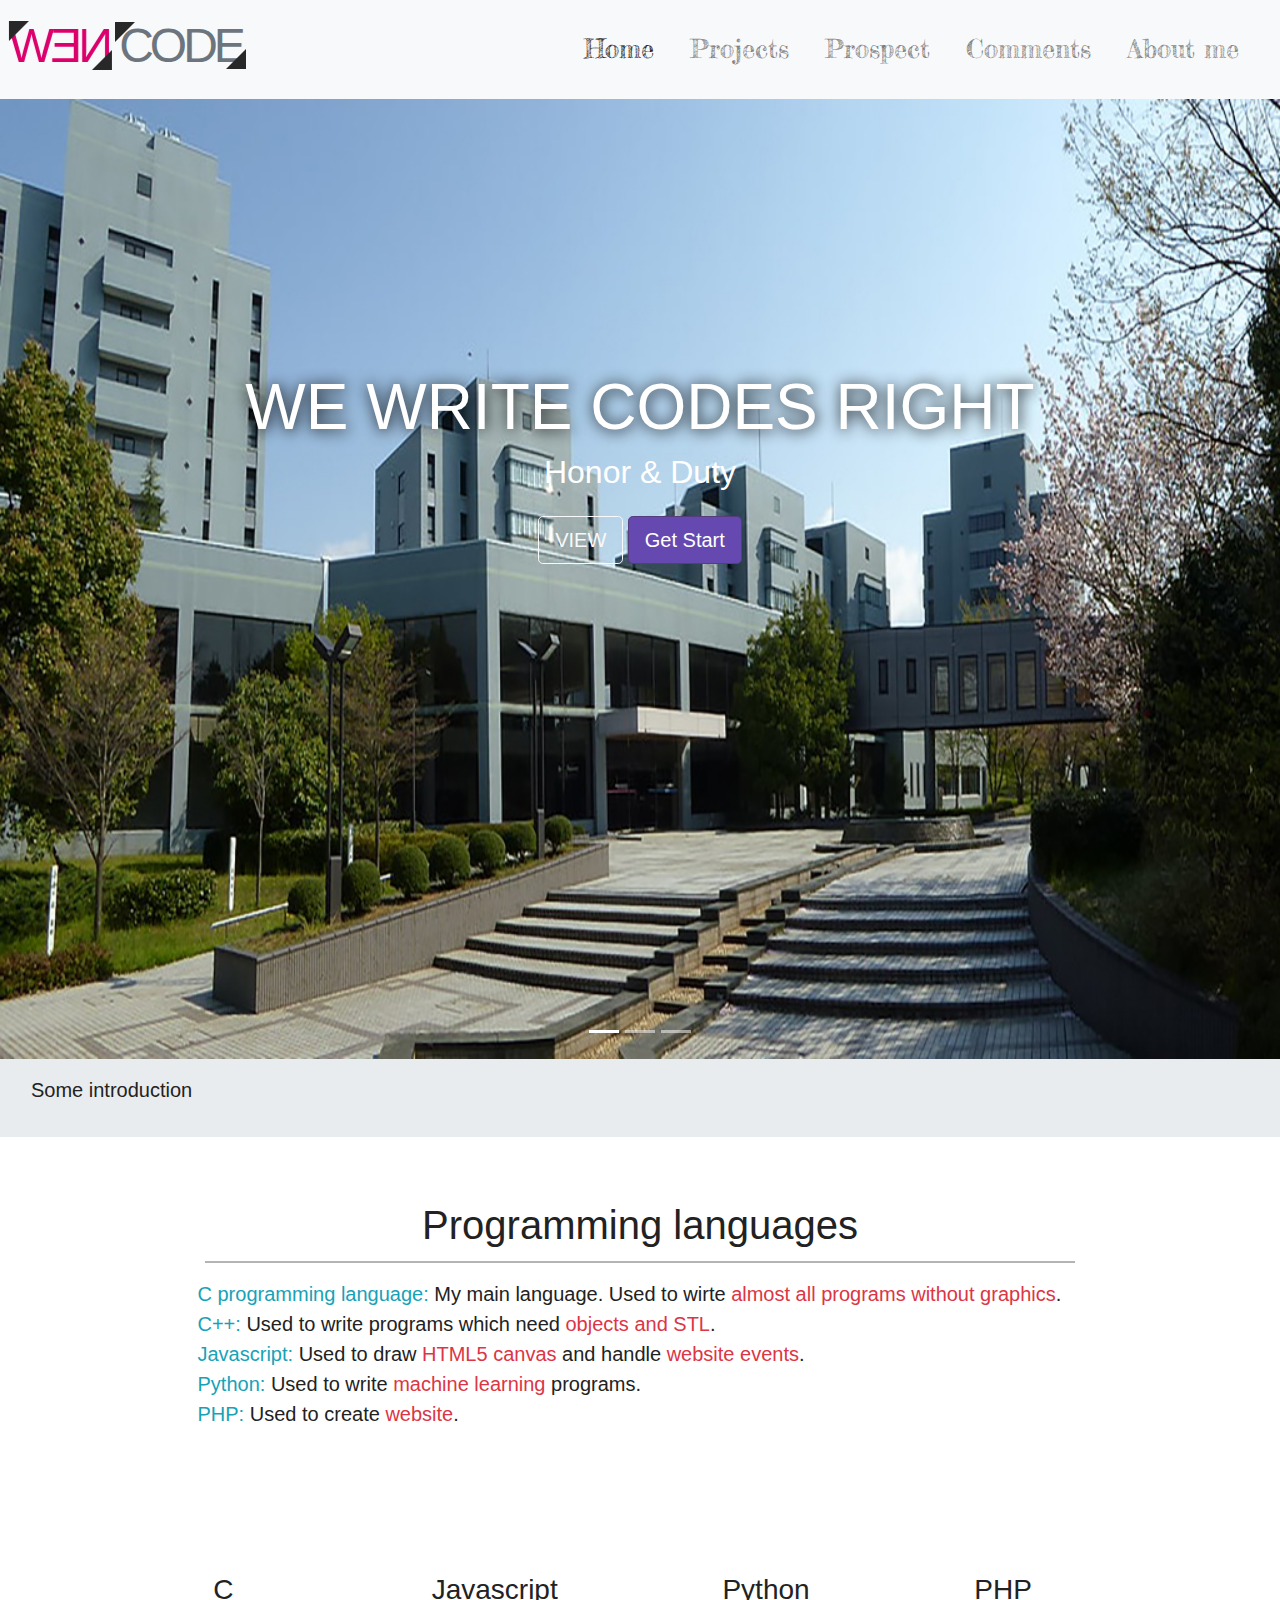
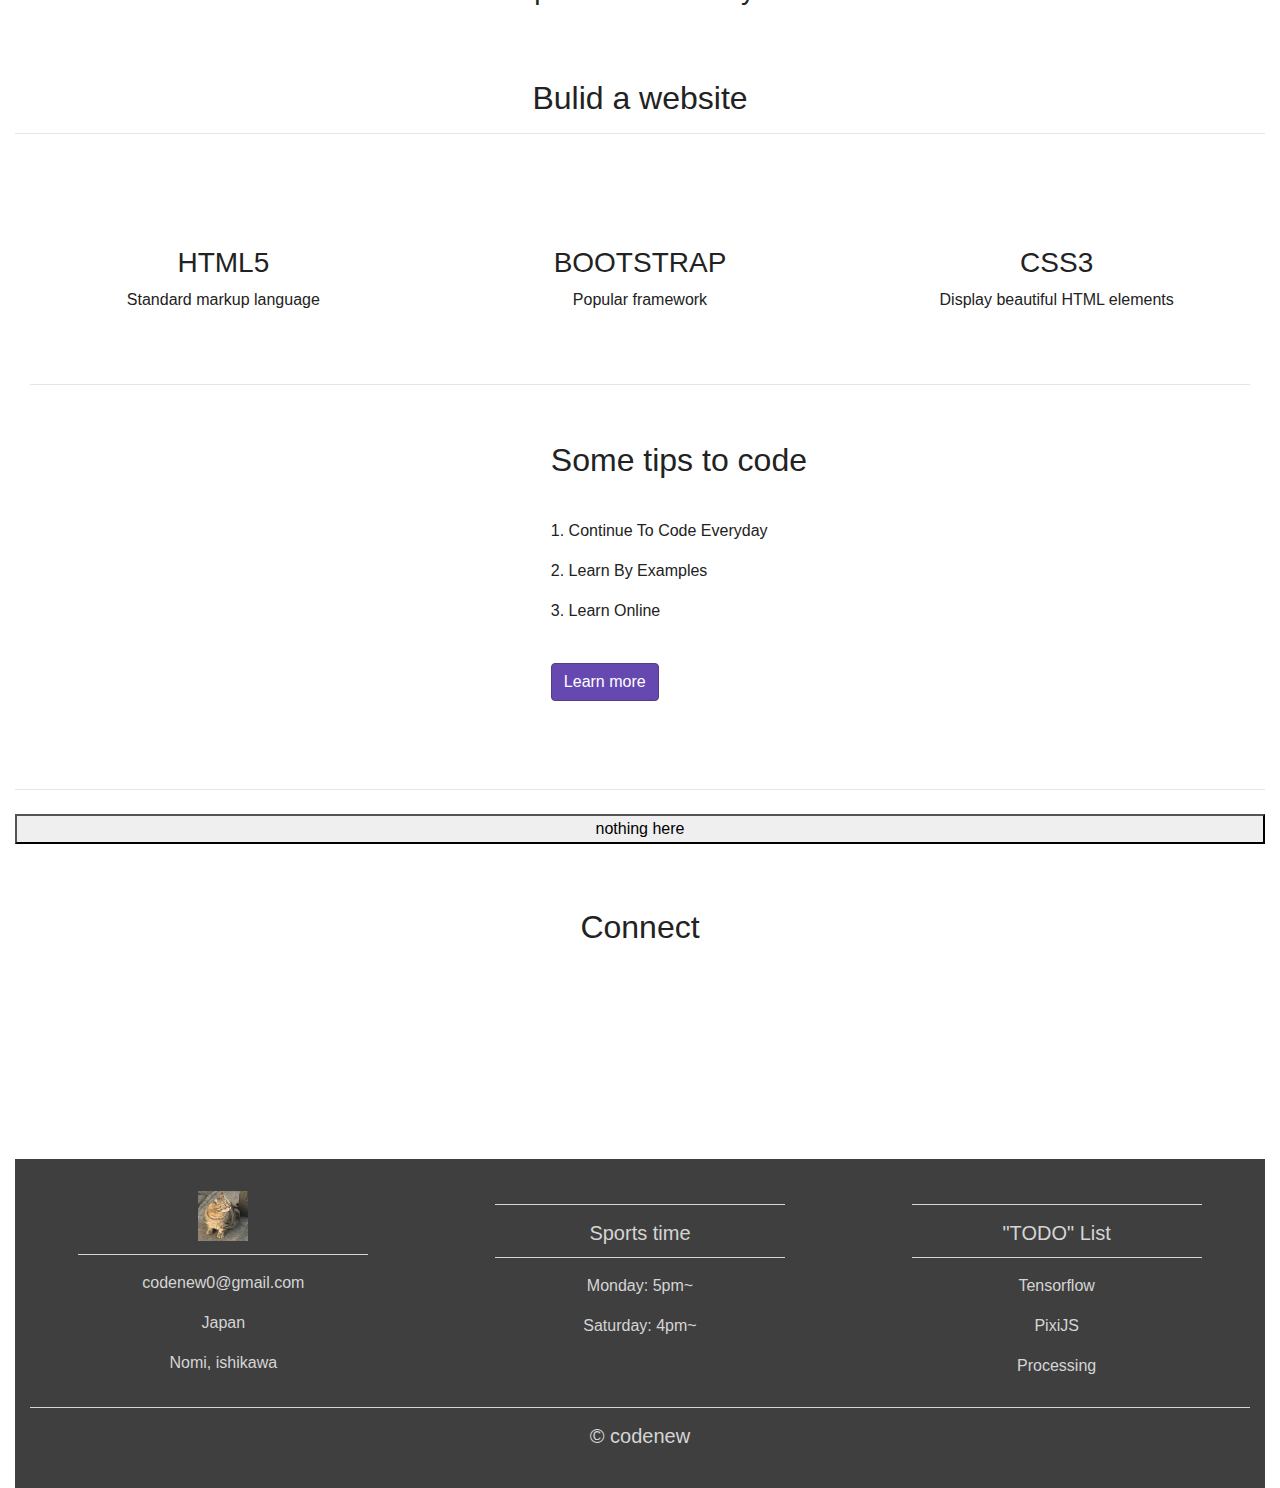
<file: index.html>
<!DOCTYPE html>
<html lang="en" dir="ltr">
  <head>
    <meta charset="utf-8">
    <meta name="viewport" content="width=device-width, initial-scale=1, shrink-to-fit=no">
    <link rel="stylesheet" href="https://stackpath.bootstrapcdn.com/bootstrap/4.3.1/css/bootstrap.min.css" integrity="sha384-ggOyR0iXCbMQv3Xipma34MD+dH/1fQ784/j6cY/iJTQUOhcWr7x9JvoRxT2MZw1T" crossorigin="anonymous">
    <link rel="stylesheet" href="https://use.fontawesome.com/releases/v5.8.2/css/all.css" integrity="sha384-oS3vJWv+0UjzBfQzYUhtDYW+Pj2yciDJxpsK1OYPAYjqT085Qq/1cq5FLXAZQ7Ay" crossorigin="anonymous">
    <link rel="stylesheet" href="style.css">
    <link href="https://fonts.googleapis.com/css?family=Fredericka+the+Great" rel="stylesheet">
    <script src="https://code.jquery.com/jquery-3.3.1.slim.min.js" integrity="sha384-q8i/X+965DzO0rT7abK41JStQIAqVgRVzpbzo5smXKp4YfRvH+8abtTE1Pi6jizo" crossorigin="anonymous"></script>
    <script src="https://cdnjs.cloudflare.com/ajax/libs/popper.js/1.14.7/umd/popper.min.js" integrity="sha384-UO2eT0CpHqdSJQ6hJty5KVphtPhzWj9WO1clHTMGa3JDZwrnQq4sF86dIHNDz0W1" crossorigin="anonymous"></script>
    <script src="https://stackpath.bootstrapcdn.com/bootstrap/4.3.1/js/bootstrap.min.js" integrity="sha384-JjSmVgyd0p3pXB1rRibZUAYoIIy6OrQ6VrjIEaFf/nJGzIxFDsf4x0xIM+B07jRM" crossorigin="anonymous"></script>
    <title>Home</title>
  </head>
  <body>
    <nav class="navbar navbar-expand-md navbar-light bg-light sticky-top">
      <a class="navbar-brand" href="#">
        <!-- <img src="Image/Character/Highlancer_m.png" alt="icon" width="50" height="50"> -->
        <h1 class="logo">
          <span class="word1">NEW</span>
          <span class="word2">CODE</span>
        </h1>
        </a>
        <button class="navbar-toggler" type="button" data-toggle="collapse"
        data-target="#navbarResponsive">
          <span class="navbar-toggler-icon"></span>
        </button>
        <div class="collapse navbar-collapse" id="navbarResponsive">
          <ul class="navbar-nav ml-auto navbar-fonts">
            <li class="nav-item active">
              <a class="nav-link" href="#">Home</a>
            </li>
            <li class="nav-item">
              <a class="nav-link" href="projects.html">Projects</a>
            </li>
            <li class="nav-item">
              <a class="nav-link" href="prospect.html">Prospect</a>
            </li>
            <li class="nav-item">
              <a class="nav-link" href="comments.php">Comments</a>
            </li>
            <li class="nav-item">
              <a class="nav-link" href="about.html">About me</a>
            </li>
          </ul>
        </div>
    </nav>
    <div class="carousel slide" id="slides" data-ride="carousel">
      <ul class="carousel-indicators">
        <li data-target="#slides" data-slide-to="0" class="active"></li>
        <li data-target="#slides" data-slide-to="1"></li>
        <li data-target="#slides" data-slide-to="2"></li>
      </ul>
      <div class="carousel-inner">
        <div class="carousel-item active">
          <img src="images/JAIST/jaist0.jpg">
          <div class="carousel-caption">
            <h1>We Write codes right</h1>
            <h3>Honor & Duty</h3>
            <a href="about.html" class="btn btn-outline-light btn-lg">VIEW</a>
            <a href="projects.html" class="btn btn-primary btn-lg">Get Start</a>
          </div>
        </div>
        <div class="carousel-item">
          <img src="images/JAIST/jaist1.jpg" width="100%">
        </div>
        <div class="carousel-item">
          <img src="images/JAIST/jaist2.jpg" width="100%">
        </div>
      </div>
    </div>
    <div class="container-fluid">
        <div class="row jumbotron">
          <div class="col-xs-12 col-sm-12 col-md-9 col-lg-9 col-xl-10">
            <p class="lead">Some introduction</p>
          </div>
          <!-- <div class="col-xs-12 col-sm-12 col-md-3 col-lg-3 col-xl-2">
            <a href="#">
              <button type="button" class="btn btn-outline-secondary">Web Hosting</button> </a>
          </div>
        </div> -->
    </div>
    <div class="container-fluid padding">
      <div class="row welcome text-center">
        <div class="col-12">
          <h1>Programming languages</h1>
        </div>
        <hr>
        <div class="col-12">
          <p class="lead text-left">
            <font class="text-info">C programming language:</font>
            My main language. Used to wirte <font class="text-danger">almost all programs without graphics</font>.<br>
            <font class="text-info">C++:</font>
            Used to write programs which need <font class="text-danger">objects and STL</font>.<br>
            <font class="text-info">Javascript:</font>
            Used to draw <font class="text-danger">HTML5 canvas</font> and handle <font class="text-danger">website events</font>.<br>
            <font class="text-info">Python:</font>
            Used to write <font class="text-danger">machine learning</font> programs.<br>
            <font class="text-info">PHP:</font>
            Used to create <font class="text-danger">website</font>.<br>
          </p>
        </div>
      </div>
    </div>
    <div class="container-fluid padding">
      <div class="row text-center padding">
        <div class="col-4">
          <i class="fab fa-cuttlefish"></i>
          <h3>C</h3>
        </div>
        <div class="col-xs-12">
          <i class="fab fa-js"></i>
          <h3>Javascript</h3>
        </div>
        <div class="col-sm-4">
          <i class="fab fa-python"></i>
          <h3>Python</h3>
        </div>
        <div class="col-xs-6">
          <i class="fab fa-php"></i>
          <h3>PHP</h3>
        </div>
      </div>
    </div>
    <h2 class="text-center">Bulid a website</h2>
    <hr>
    <div class="container-fluid padding">
      <div class="row text-center padding">
        <div class="col-xs-12 col-sm-6 col-md-4">
          <i class="fas fa-code"></i>
          <h3>HTML5</h3>
          <p>Standard markup language</p>
        </div>
        <div class="col-xs-12 col-sm-6 col-md-4">
          <i class="fas fa-bold"></i>
          <h3>BOOTSTRAP</h3>
          <p>Popular framework</p>
        </div>
        <div class="col-sm-12 col-md-4">
          <i class="fab fa-css3"></i>
          <h3>CSS3</h3>
          <p>Display beautiful HTML elements</p>
        </div>
      </div>
      <hr class="my-4">
    </div>

    <div class="container-fluid padding">
      <div class="row padding">
        <div class="col-lg-5"></div>
        <div class="col-lg-7">
        <h2>Some tips to code</h2>
      </div>
    </div>
      <div class="row padding">
        <div class="col-lg-5"></div>
        <div class="col-lg-7">
          <p>1. Continue To Code Everyday</p>
          <p>2. Learn By Examples</p>
          <p>3. Learn Online</p><br>
          <a href="https://www.codingdojo.com/blog/7-tips-learn-programming-faster" target="_blank|_self|_parent|_top|framename" class="btn btn-primary">Learn more</a>
        </div>
        <!-- <div class="col-lg-6">
          <img width="300" height="200" src="Image/Monster/gargoylecherry.png" class="img-fluid">
        </div> -->
      </div>
    </div>
    <hr class="my-4">

    <figure>
      <div class="fixed-wrap">
        <div id="fixed">
        </div>
      </div>
    </figure>

    <button class="fun" data-toggle="collapse" data-target="#emoji">nothing here</button>
    <div id="emoji" class="collapse">
      <div class="container-fluid padding">
        <div class="row text-center">
          <div class="col-xs-6 col-sm-3 col-md-12 ">
            <img class="gif" width="200px" height="200px" src="images/pika.gif">
          </div>
        </div>
      </div>
    </div>

    <div class="container-fluid padding">
      <div class="row welcome text-center padding">
        <div class="col-12">
          <h2>Connect</h2>
        </div>
        <div class="col-12 social padding">
          <a><i class="fab fa-facebook"></i></a>
          <a><i class="fab fa-twitter"></i></a>
          <a><i class="fab fa-google-plus-g"></i></a>
          <a><i class="fab fa-line"></i></a>
          <a href="https://github.com/codenew0"><i class="fab fa-github"></i></a>
        </div>
      </div>
    </div>

    <footer>
        <div class="container-fluid padding">
          <div class="row text-center">
            <div class="col-md-4">
              <img src="images/cat.png" width="50" height="50">
              <hr class="light">
              <!-- <p>111-1111-1111</p> -->
              <p>codenew0@gmail.com</p>
              <p>Japan</p>
              <p>Nomi, ishikawa</p>
            </div>
            <div class="col-md-4">
              <hr class="light">
              <h5>Sports time</h5>
              <hr class="light">
              <p>Monday: 5pm~</p>
              <p>Saturday: 4pm~</p>
            </div>
            <div class="col-md-4">
              <hr class="light">
              <h5>"TODO" List</h5>
              <hr class="light">
              <p>Tensorflow</p>
              <p>PixiJS</p>
              <p>Processing</p>
            </div>
            <div class="col-12">
              <hr class="light-100">
              <h5>&copy; codenew</h5>
            </div>
          </div>
        </div>
      </footer>
  </body>
</html>
</file>
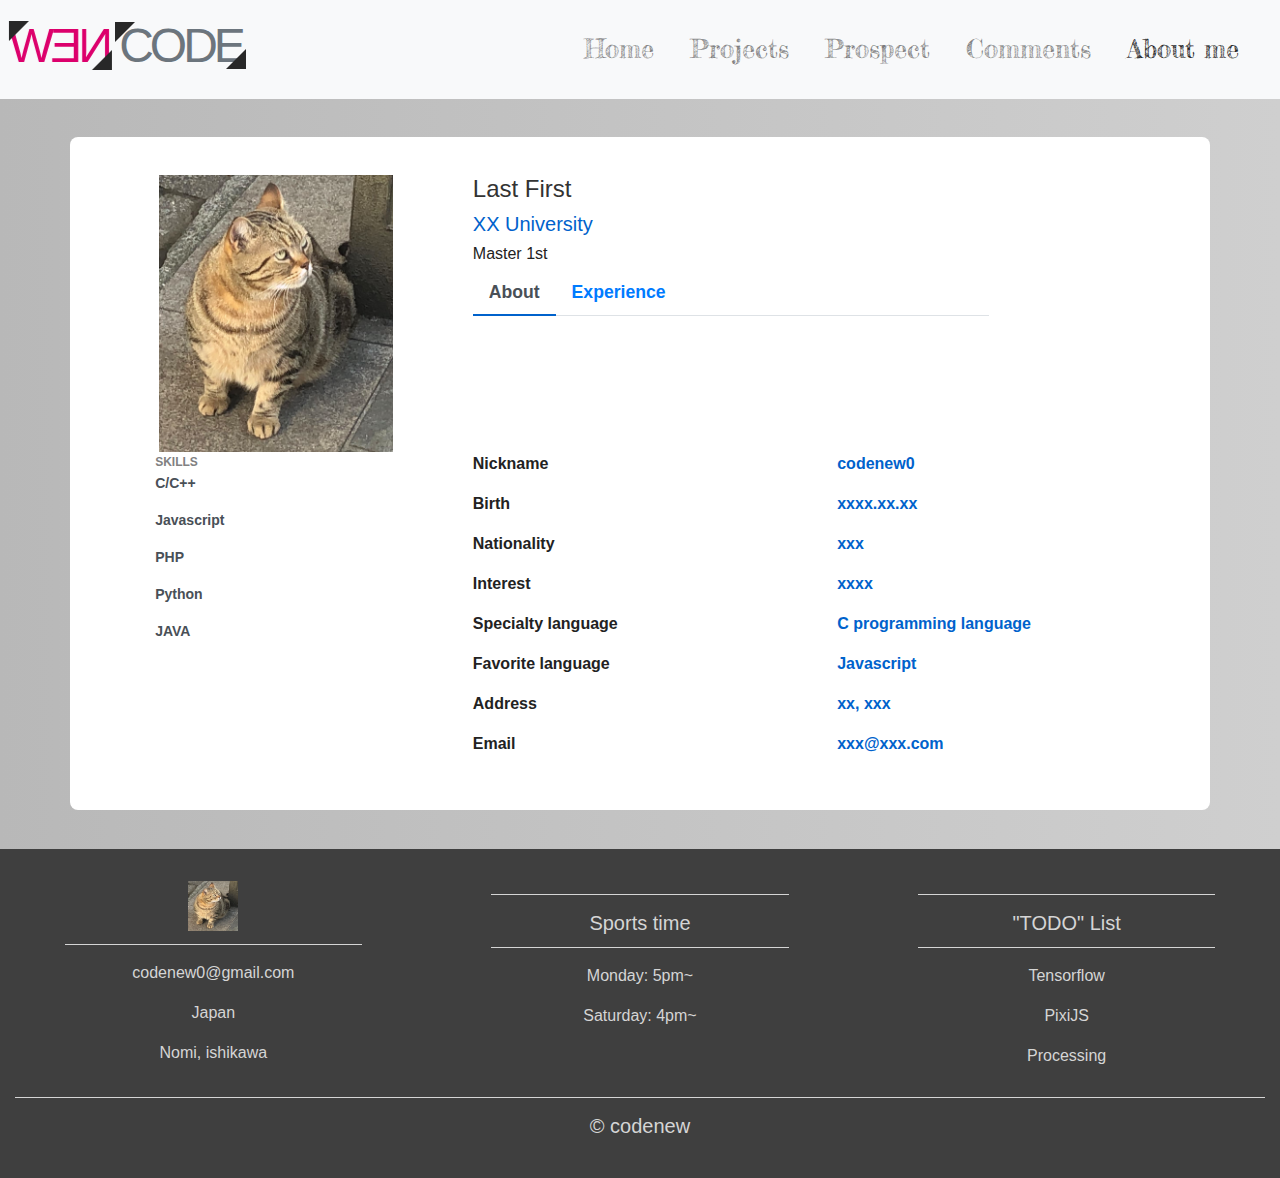
<file: about.html>
<!DOCTYPE html>
<html lang="jp" dir="ltr">

<head>
  <meta charset="utf-8">
  <meta name="viewport" content="width=device-width, initial-scale=1, shrink-to-fit=no">
  <link rel="stylesheet" href="https://stackpath.bootstrapcdn.com/bootstrap/4.3.1/css/bootstrap.min.css"
    integrity="sha384-ggOyR0iXCbMQv3Xipma34MD+dH/1fQ784/j6cY/iJTQUOhcWr7x9JvoRxT2MZw1T" crossorigin="anonymous">
  <link rel="stylesheet" href="https://use.fontawesome.com/releases/v5.8.2/css/all.css"
    integrity="sha384-oS3vJWv+0UjzBfQzYUhtDYW+Pj2yciDJxpsK1OYPAYjqT085Qq/1cq5FLXAZQ7Ay" crossorigin="anonymous">
  <link rel="stylesheet" href="style.css">
  <link rel="stylesheet" href="profile.css">
  <link href="https://fonts.googleapis.com/css?family=Fredericka+the+Great" rel="stylesheet">
  <script src="https://code.jquery.com/jquery-3.3.1.slim.min.js"
    integrity="sha384-q8i/X+965DzO0rT7abK41JStQIAqVgRVzpbzo5smXKp4YfRvH+8abtTE1Pi6jizo"
    crossorigin="anonymous"></script>
  <script src="https://cdnjs.cloudflare.com/ajax/libs/popper.js/1.14.7/umd/popper.min.js"
    integrity="sha384-UO2eT0CpHqdSJQ6hJty5KVphtPhzWj9WO1clHTMGa3JDZwrnQq4sF86dIHNDz0W1"
    crossorigin="anonymous"></script>
  <script src="https://stackpath.bootstrapcdn.com/bootstrap/4.3.1/js/bootstrap.min.js"
    integrity="sha384-JjSmVgyd0p3pXB1rRibZUAYoIIy6OrQ6VrjIEaFf/nJGzIxFDsf4x0xIM+B07jRM"
    crossorigin="anonymous"></script>
  <title></title>
</head>

<body>
  <nav class="navbar navbar-expand-md navbar-light bg-light sticky-top">
    <a class="navbar-brand" href="#">
      <!-- <img src="Image/Character/Highlancer_m.png" alt="icon" width="50" height="50"> -->
      <h1 class="logo">
        <span class="word1">NEW</span>
        <span class="word2">CODE</span>
      </h1>
    </a>
    <button class="navbar-toggler" type="button" data-toggle="collapse" data-target="#navbarResponsive">
      <span class="navbar-toggler-icon"></span>
    </button>
    <div class="collapse navbar-collapse" id="navbarResponsive">
      <ul class="navbar-nav ml-auto navbar-fonts">
        <li class="nav-item">
          <a class="nav-link" href="index.html">Home</a>
        </li>
        <li class="nav-item">
          <a class="nav-link" href="projects.html">Projects</a>
        </li>
        <li class="nav-item">
          <a class="nav-link" href="prospect.html">Prospect</a>
        </li>
        <li class="nav-item">
          <a class="nav-link" href="comments.php">Comments</a>
        </li>
        <li class="nav-item active">
          <a class="nav-link" href="#">About me</a>
        </li>
      </ul>
    </div>
  </nav>

  <div class="container emp-profile">
    <form method="post">
      <div class="row">
        <div class="col-md-4">
          <div class="profile-img">
            <img src="images/cat.png" />
          </div>
        </div>
        <div class="col-md-6">
          <div class="profile-head">
            <h4>Last First</h4>
            <h5>XX University</h5>
            <h6>Master 1st</h6>
            <ul class="nav nav-tabs">
              <li class="nav-item">
                <a class="nav-link active" id="home-tab" data-toggle="tab" href="#home" role="tab" aria-controls="home"
                  aria-selected="true">About</a>
              </li>
              <li class="nav-item">
                <a class="nav-link" id="profile-tab" data-toggle="tab" href="#profile" role="tab"
                  aria-controls="profile" aria-selected="false">Experience</a>
              </li>
            </ul>
          </div>
        </div>
      </div>
      <div class="row">
        <div class="col-md-4">
          <div class="profile-skill">
            <h7>SKILLS</h7>
            <p>C/C++</p>
            <p>Javascript</p>
            <p>PHP</p>
            <p>Python</p>
            <p>JAVA</p>
          </div>
        </div>
        <div class="col-md-8">
          <div class="tab-content profile-tab">
            <div class="tab-pane fade show active" id="home" role="tabpanel" aria-labelledby="home-tab">
              <div class="row">
                <div class="col-md-6">
                  <label>Nickname</label>
                </div>
                <div class="col-md-6">
                  <p>codenew0</p>
                </div>
              </div>
              <div class="row">
                <div class="col-md-6">
                  <label>Birth</label>
                </div>
                <div class="col-md-6">
                  <p>xxxx.xx.xx</p>
                </div>
              </div>
              <div class="row">
                <div class="col-md-6">
                  <label>Nationality</label>
                </div>
                <div class="col-md-6">
                  <p>xxx</p>
                </div>
              </div>
              <div class="row">
                <div class="col-md-6">
                  <label>Interest</label>
                </div>
                <div class="col-md-6">
                  <p>xxxx</p>
                </div>
              </div>
              <div class="row">
                <div class="col-md-6">
                  <label>Specialty language</label>
                </div>
                <div class="col-md-6">
                  <p>C programming language</p>
                </div>
              </div>
              <div class="row">
                <div class="col-md-6">
                  <label>Favorite language</label>
                </div>
                <div class="col-md-6">
                  <p>Javascript</p>
                </div>
              </div>
              <div class="row">
                <div class="col-md-6">
                  <label>Address</label>
                </div>
                <div class="col-md-6">
                  <p>xx, xxx</p>
                </div>
              </div>
              <div class="row">
                <div class="col-md-6">
                  <label>Email</label>
                </div>
                <div class="col-md-6">
                  <p>xxx@xxx.com</p>
                </div>
              </div>
            </div>

            <div class="tab-pane fade" id="profile" role="tabpanel" aria-labelledby="profile-tab">
              <div class="row">
                <div class="col-md-6">
                  <label>C programming language</label>
                </div>
                <div class="col-md-6">
                  <p>x years</p>
                </div>
              </div>
              <div class="row">
                <div class="col-md-6">
                  <label>C++</label>
                </div>
                <div class="col-md-6">
                  <p>x years</p>
                </div>
              </div>
              <div class="row">
                <div class="col-md-6">
                  <label>Javascript</label>
                </div>
                <div class="col-md-6">
                  <p>x years</p>
                </div>
              </div>
              <div class="row">
                <div class="col-md-6">
                  <label>Python</label>
                </div>
                <div class="col-md-6">
                  <p>x year</p>
                </div>
              </div>
              <div class="row">
                <div class="col-md-6">
                  <label>PHP</label>
                </div>
                <div class="col-md-6">
                  <p>x months</p>
                </div>
              </div>
              <div class="row">
                <div class="col-md-6">
                  <label>JAVA</label>
                </div>
                <div class="col-md-6">
                  <p>x months</p>
                </div>
              </div>
            </div>
          </div>
        </div>
      </div>
    </form>
  </div>

  <footer>
    <div class="container-fluid padding">
      <div class="row text-center">
        <div class="col-md-4">
          <img src="images/cat.png" width="50" height="50">
          <hr class="light">
          <!-- <p>111-1111-1111</p> -->
          <p>codenew0@gmail.com</p>
          <p>Japan</p>
          <p>Nomi, ishikawa</p>
        </div>
        <div class="col-md-4">
          <hr class="light">
          <h5>Sports time</h5>
          <hr class="light">
          <p>Monday: 5pm~</p>
          <p>Saturday: 4pm~</p>
        </div>
        <div class="col-md-4">
          <hr class="light">
          <h5>"TODO" List</h5>
          <hr class="light">
          <p>Tensorflow</p>
          <p>PixiJS</p>
          <p>Processing</p>
        </div>
        <div class="col-12">
          <hr class="light-100">
          <h5>&copy; codenew</h5>
        </div>
      </div>
    </div>
  </footer>
</body>

</html>
</file>
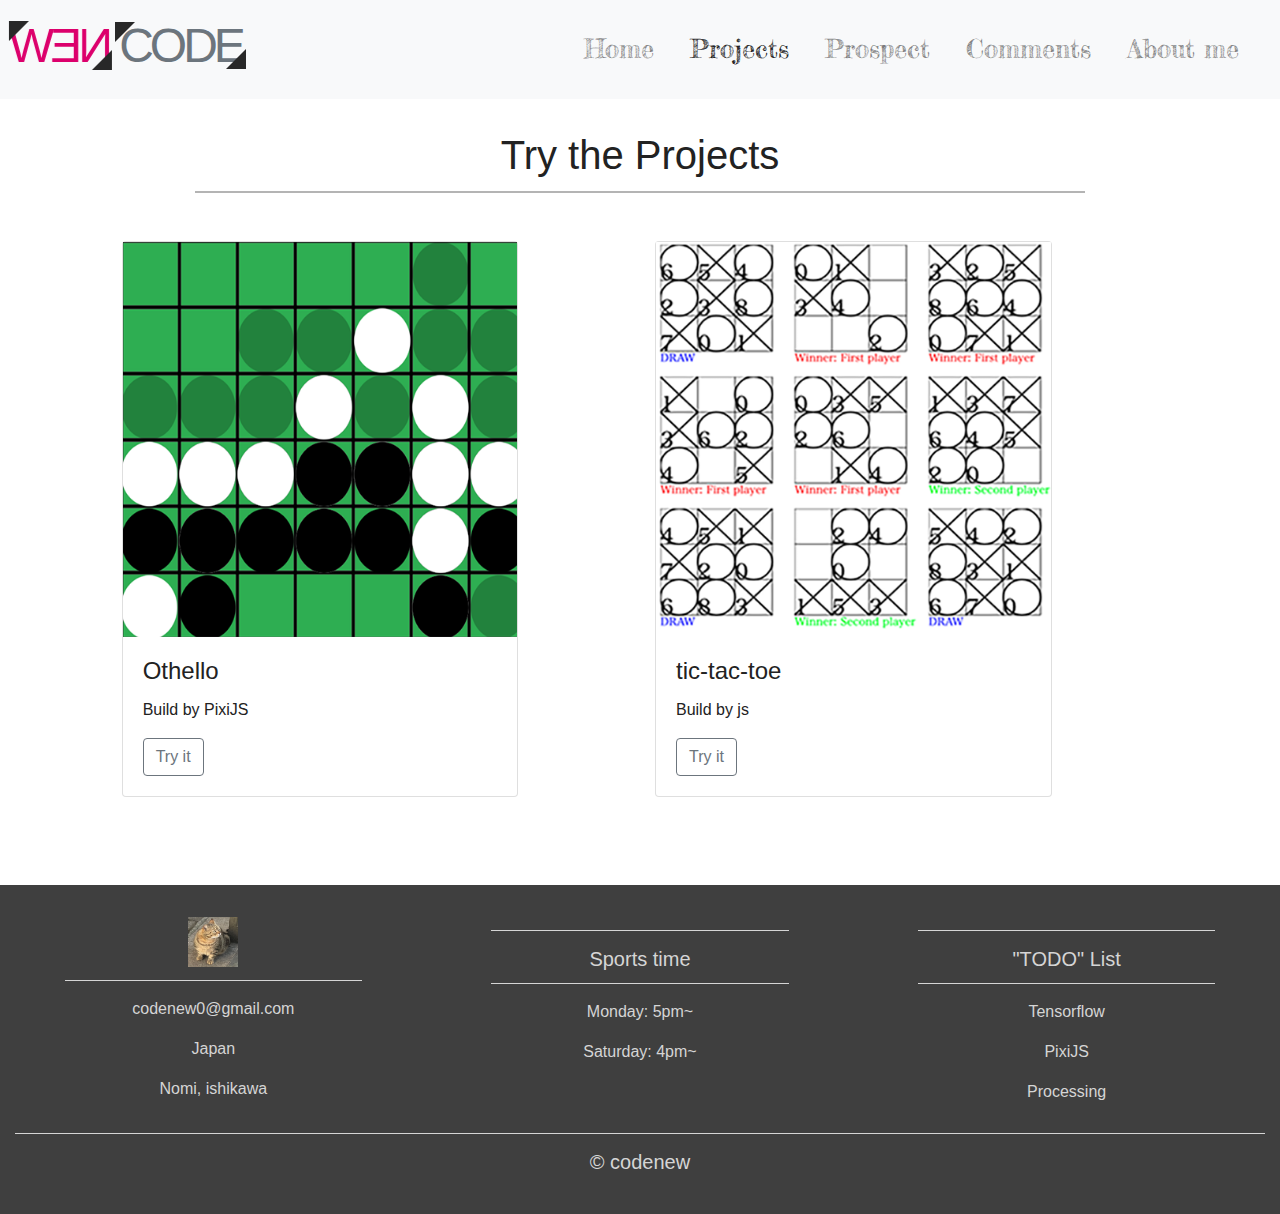
<file: projects.html>
<!DOCTYPE html>
<html lang="jp" dir="ltr">
  <head>
    <meta charset="utf-8">
    <meta name="viewport" content="width=device-width, initial-scale=1, shrink-to-fit=no">
    <link rel="stylesheet" href="https://stackpath.bootstrapcdn.com/bootstrap/4.3.1/css/bootstrap.min.css" integrity="sha384-ggOyR0iXCbMQv3Xipma34MD+dH/1fQ784/j6cY/iJTQUOhcWr7x9JvoRxT2MZw1T" crossorigin="anonymous">
    <link rel="stylesheet" href="https://use.fontawesome.com/releases/v5.8.2/css/all.css" integrity="sha384-oS3vJWv+0UjzBfQzYUhtDYW+Pj2yciDJxpsK1OYPAYjqT085Qq/1cq5FLXAZQ7Ay" crossorigin="anonymous">
    <link rel="stylesheet" href="style.css">
    <link href="https://fonts.googleapis.com/css?family=Fredericka+the+Great" rel="stylesheet">
    <script src="https://code.jquery.com/jquery-3.3.1.slim.min.js" integrity="sha384-q8i/X+965DzO0rT7abK41JStQIAqVgRVzpbzo5smXKp4YfRvH+8abtTE1Pi6jizo" crossorigin="anonymous"></script>
    <script src="https://cdnjs.cloudflare.com/ajax/libs/popper.js/1.14.7/umd/popper.min.js" integrity="sha384-UO2eT0CpHqdSJQ6hJty5KVphtPhzWj9WO1clHTMGa3JDZwrnQq4sF86dIHNDz0W1" crossorigin="anonymous"></script>
    <script src="https://stackpath.bootstrapcdn.com/bootstrap/4.3.1/js/bootstrap.min.js" integrity="sha384-JjSmVgyd0p3pXB1rRibZUAYoIIy6OrQ6VrjIEaFf/nJGzIxFDsf4x0xIM+B07jRM" crossorigin="anonymous"></script>
    <title></title>
  </head>
  <body>
    <nav class="navbar navbar-expand-md navbar-light bg-light sticky-top">
      <a class="navbar-brand" href="#">
        <!-- <img src="Image/Character/Highlancer_m.png" alt="icon" width="50" height="50"> -->
        <h1 class="logo">
          <span class="word1">NEW</span>
          <span class="word2">CODE</span>
        </h1>
        </a>
        <button class="navbar-toggler" type="button" data-toggle="collapse"
        data-target="#navbarResponsive">
          <span class="navbar-toggler-icon"></span>
        </button>
        <div class="collapse navbar-collapse" id="navbarResponsive">
          <ul class="navbar-nav ml-auto navbar-fonts">
            <li class="nav-item">
              <a class="nav-link" href="index.html">Home</a>
            </li>
            <li class="nav-item active">
              <a class="nav-link" href="#">Projects</a>
            </li>
            <li class="nav-item">
              <a class="nav-link" href="prospect.html">Prospect</a>
            </li>
            <li class="nav-item">
              <a class="nav-link" href="comments.php">Comments</a>
            </li>
            <li class="nav-item">
              <a class="nav-link" href="about.html">About me</a>
            </li>
          </ul>
        </div>
    </nav>
    

    <div class="container-fluid padding">
        <div class="row welcome text-center">
          <div class="col-12">
            <h1>Try the Projects</h1>
          </div>
          <hr>
        </div>
      </div>
  
      <div class="container-fluid padding">
        <div class="row padding">
          <div class="col-lg-1"></div>
          <div class="col-lg-4">
            <div class="card">
              <img src="images/project/othello.png" class="card-imd-top">
              <div class="card-body">
                <h4 class="card-title">Othello</h4>
                <p class="card-text">Build by PixiJS</p>
                <a href="http://www.jaist.ac.jp/~s1910041/othello/othello.html" target="_blank|_self|_parent|_top|framename" class="btn btn-outline-secondary">Try it</a>
              </div>
            </div>
          </div>
          <div class="col-lg-1"></div>
          <div class="col-lg-4">
            <div class="card">
              <img src="images/project/tic-tac-toe.png" class="card-imd-top">
              <div class="card-body">
                <h4 class="card-title">tic-tac-toe</h4>
                <p class="card-text">Build by js</p>
                <a href="http://www.jaist.ac.jp/~s1910041/b.html" target="_blank|_self|_parent|_top|framename" class="btn btn-outline-secondary">Try it</a>
              </div>
            </div>
          </div>
        </div>
      </div>
      <br>

      <footer>
          <div class="container-fluid padding">
            <div class="row text-center">
              <div class="col-md-4">
                <img src="images/cat.png" width="50" height="50">
                <hr class="light">
                <!-- <p>111-1111-1111</p> -->
                <p>codenew0@gmail.com</p>
                <p>Japan</p>
                <p>Nomi, ishikawa</p>
              </div>
              <div class="col-md-4">
                <hr class="light">
                <h5>Sports time</h5>
                <hr class="light">
                <p>Monday: 5pm~</p>
                <p>Saturday: 4pm~</p>
              </div>
              <div class="col-md-4">
                <hr class="light">
                <h5>"TODO" List</h5>
                <hr class="light">
                <p>Tensorflow</p>
                <p>PixiJS</p>
                <p>Processing</p>
              </div>
              <div class="col-12">
                <hr class="light-100">
                <h5>&copy; codenew</h5>
              </div>
            </div>
          </div>
        </footer>
  </body>
</html>
</file>
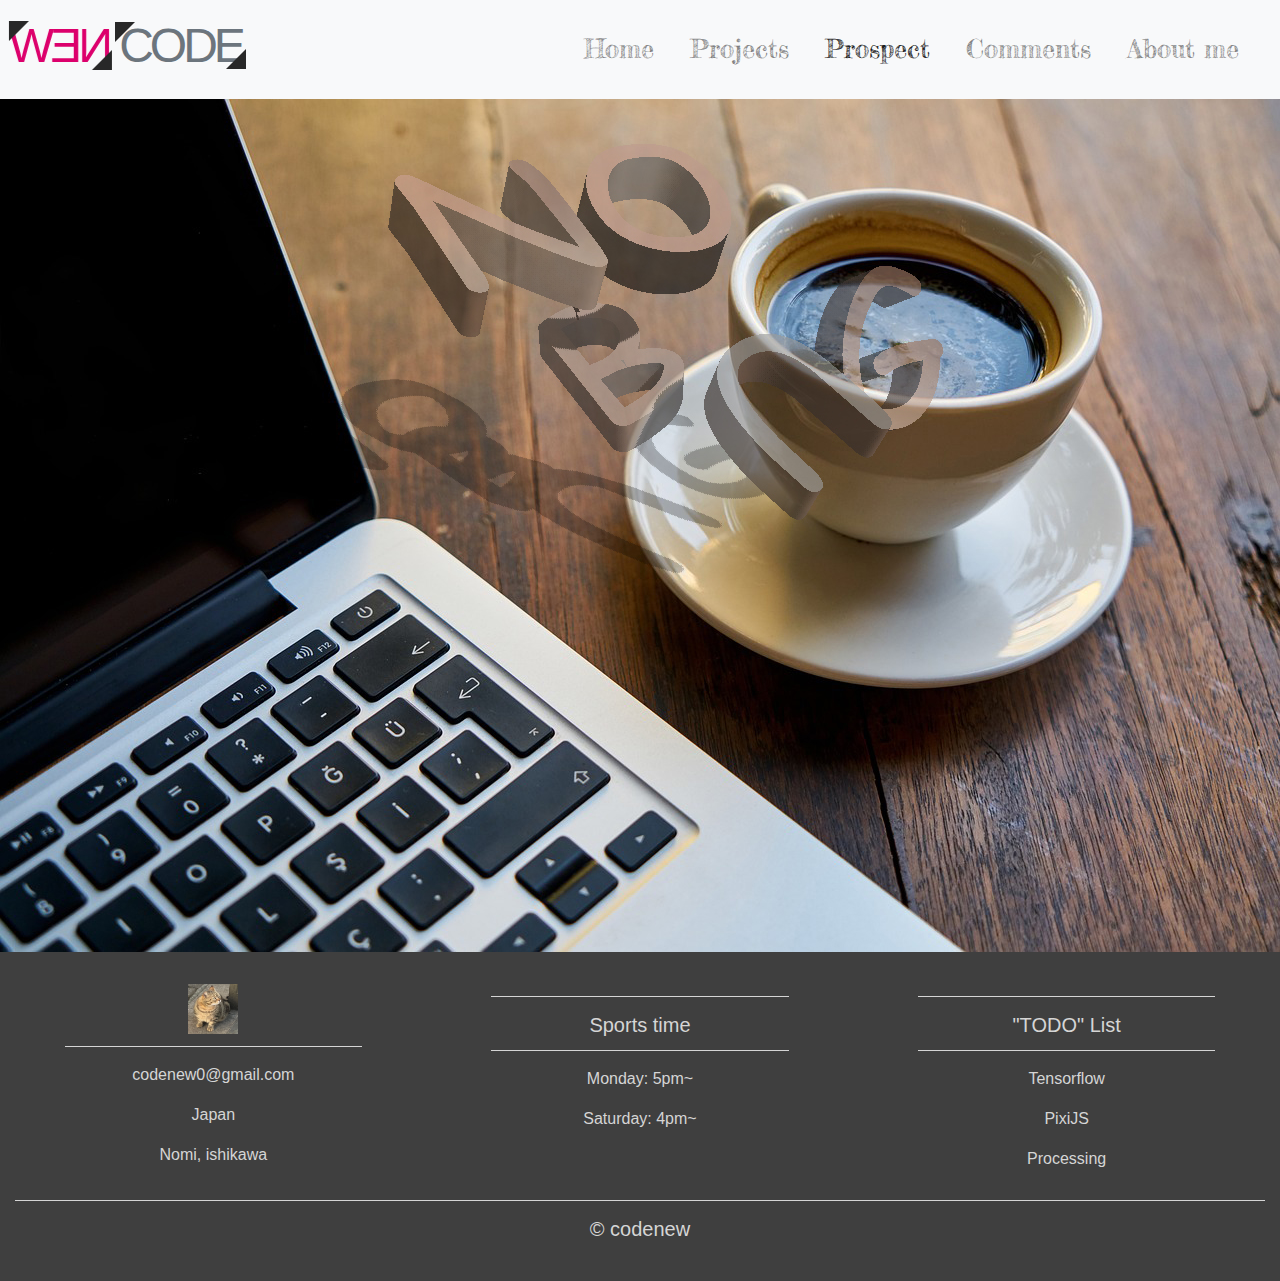
<file: prospect.html>
<!DOCTYPE html>
<html lang="jp" dir="ltr">

<head>
  <meta charset="utf-8">
  <meta name="viewport" content="width=device-width, initial-scale=1, shrink-to-fit=no">
  <link rel="stylesheet" href="https://stackpath.bootstrapcdn.com/bootstrap/4.3.1/css/bootstrap.min.css"
    integrity="sha384-ggOyR0iXCbMQv3Xipma34MD+dH/1fQ784/j6cY/iJTQUOhcWr7x9JvoRxT2MZw1T" crossorigin="anonymous">
  <link rel="stylesheet" href="https://use.fontawesome.com/releases/v5.8.2/css/all.css"
    integrity="sha384-oS3vJWv+0UjzBfQzYUhtDYW+Pj2yciDJxpsK1OYPAYjqT085Qq/1cq5FLXAZQ7Ay" crossorigin="anonymous">
  <link rel="stylesheet" href="style.css">
  <link href="https://fonts.googleapis.com/css?family=Fredericka+the+Great" rel="stylesheet">
  <script src="https://code.jquery.com/jquery-3.3.1.slim.min.js"
    integrity="sha384-q8i/X+965DzO0rT7abK41JStQIAqVgRVzpbzo5smXKp4YfRvH+8abtTE1Pi6jizo"
    crossorigin="anonymous"></script>
  <script src="https://cdnjs.cloudflare.com/ajax/libs/popper.js/1.14.7/umd/popper.min.js"
    integrity="sha384-UO2eT0CpHqdSJQ6hJty5KVphtPhzWj9WO1clHTMGa3JDZwrnQq4sF86dIHNDz0W1"
    crossorigin="anonymous"></script>
  <script src="https://stackpath.bootstrapcdn.com/bootstrap/4.3.1/js/bootstrap.min.js"
    integrity="sha384-JjSmVgyd0p3pXB1rRibZUAYoIIy6OrQ6VrjIEaFf/nJGzIxFDsf4x0xIM+B07jRM"
    crossorigin="anonymous"></script>
  <title></title>
</head>

<body>
  <nav class="navbar navbar-expand-md navbar-light bg-light sticky-top">
    <a class="navbar-brand" href="#">
      <!-- <img src="Image/Character/Highlancer_m.png" alt="icon" width="50" height="50"> -->
      <h1 class="logo">
        <span class="word1">NEW</span>
        <span class="word2">CODE</span>
      </h1>
    </a>
    <button class="navbar-toggler" type="button" data-toggle="collapse" data-target="#navbarResponsive">
      <span class="navbar-toggler-icon"></span>
    </button>
    <div class="collapse navbar-collapse" id="navbarResponsive">
      <ul class="navbar-nav ml-auto navbar-fonts">
        <li class="nav-item">
          <a class="nav-link" href="index.html">Home</a>
        </li>
        <li class="nav-item">
          <a class="nav-link" href="projects.html">Projects</a>
        </li>
        <li class="nav-item active">
          <a class="nav-link" href="#">Prospect</a>
        </li>
        <li class="nav-item">
          <a class="nav-link" href="comments.php">Comments</a>
        </li>
        <li class="nav-item">
          <a class="nav-link" href="about.html">About me</a>
        </li>
      </ul>
    </div>
  </nav>
  <div class="carousel-inner"> 
      <img src="images/prospect.jpg" >
  </div>

  <footer>
    <div class="container-fluid padding">
      <div class="row text-center">
        <div class="col-md-4">
          <img src="images/cat.png" width="50" height="50">
          <hr class="light">
          <!-- <p>111-1111-1111</p> -->
          <p>codenew0@gmail.com</p>
          <p>Japan</p>
          <p>Nomi, ishikawa</p>
        </div>
        <div class="col-md-4">
          <hr class="light">
          <h5>Sports time</h5>
          <hr class="light">
          <p>Monday: 5pm~</p>
          <p>Saturday: 4pm~</p>
        </div>
        <div class="col-md-4">
          <hr class="light">
          <h5>"TODO" List</h5>
          <hr class="light">
          <p>Tensorflow</p>
          <p>PixiJS</p>
          <p>Processing</p>
        </div>
        <div class="col-12">
          <hr class="light-100">
          <h5>&copy; codenew</h5>
        </div>
      </div>
    </div>
  </footer>
</body>

</html>
</file>
<file: style.css>
html, body {
  height: 100%;
  width: 100%;
  font-family: 'Poppins', sans-serif;
  color: #222;
}

/******************
*******************
****   LOGO    ****
*******************
*******************/

.logo {
  font: 48px 'Arial Narrow', sans-serif;
  /* I picked this font because it's the closest looking 'web safe' font http://cssfontstack.com/ */
  color: #fefefe;
  text-transform: uppercase;
  letter-spacing: -4px;
}

/* stuff for both words */

.logo span {
  position: relative;
}

.logo span:before, .logo span:after {
  content: '';
  position: absolute;
  border-width: 10px;
  /* makes a nice, big 64px square */
  border-style: solid;
  border-color: transparent;
  height: 0;
  z-index: 10;
}

/* stuff for 1st word */

.logo .word1 {
  color: #dc006c;
  margin-right: -3px;
  transform: rotateY(180deg);
  /* using Prefix free */
  display: inline-block;
  /* required for transform */
  z-index: 10;
  /* stack 1st word on top */
}

.logo .word1:before {
  right: -4px;
  /* would be left, but we flipped the word */
  top: 3px;
  border-top-color: #282828;
  /* match background color */
  border-right-color: #282828;
  /* would be left, but we flipped the word */
}

.logo .word1:after {
  left: 1px;
  /* would be right, but we flipped the word */
  bottom: 3px;
  border-bottom-color: #282828;
  border-left-color: #282828;
  /* would be right, but we flipped the word */
}

/* stuff for 2nd word */

.logo .word2 {
  color: #6c757d;
  z-index: 0;
  /* stack 2nd word below */
}

.logo .word2:before {
  left: -4px;
  top: 3px;
  border-top-color: #282828;
  border-left-color: #282828;
}

.logo .word2:after {
  right: -4px;
  bottom: 3px;
  border-bottom-color: #282828;
  border-right-color: #282828;
}

/*  ********************************* */

.navbar {
  padding: .8rem;
}

.navbar-nav li {
  padding-right: 20px;
}

.navbar-fonts {
  font-family: 'Fredericka the Great', cursive;
  font-size: 1.5em;
}

.nav-link {
  font-size: 1.1em;
}

.carousel-inner img {
  width: 100%;
  height: 100%
}

.carousel-caption {
  position: absolute;
  top: 50%;
  transform: translateY(-50%);
}

.carousel-caption h1 {
  font-size: 400%;
  text-transform: uppercase;
  text-shadow: 1px 1px 15px #000;
}

.carousel-caption h3 {
  font-size: 200%;
  font-weight: 500;
  text-shadow: 1px 1px 1px 10px #000;
  padding-bottom: 1rem;
}

.btn-primary {
  background-color: #6648b1;
  border: 1px solid #563d7c;
}

.btn-primary:hover {
  background-color: #563d7c;
  border: 1px solid #563d7c;
}

.jumbotron {
  padding: 1rem;
  border-radius: 0;
}

.padding {
  padding-bottom: 2rem;
}

.welcome {
  width: 75%;
  margin: 0 auto;
  padding-top: 2rem;
}

.welcome hr {
  border-top: 2px solid #b4b4b4;
  width: 95%;
  margin-top: .3rem;
  margin-bottom: 1rem;
}

.fa-cuttlefish {
  color: #6088ea;
}

.fa-js {
  color: #fadf3d;
}

.fa-python {
  color: #3373a4;
}

.fa-php {
  color: #4f5b91;
}

.fa-cuttlefish, .fa-js, .fa-python, .fa-php {
  font-size: 4em;
  margin: 1rem;
}

.fa-code {
  color: #e54d26;
}

.fa-bold {
  color: #563d7c;
}

.fa-css3 {
  color: #2163af;
}

.fa-code, .fa-bold, .fa-css3 {
  font-size: 4em;
  margin: 1rem;
}

.fun {
  width: 100%;
  margin-bottom: 2rem;
}

.png {
  max-width: 100%;
}

.social a {
  font-size: 4.5em;
  padding: 3rem;
}

.fa-facebook {
  color: #3b5998;
}

.fa-twitter {
  color: #00aced;
}

.fa-google-plus-g {
  color: #dd4b39;
}

.fa-instagram {
  color: #517fa4;
}

.fa-youtube {
  color: #bb0000;
}

.fa-github {
  color: #000000;
}

.fa-line {
  color: #00b424;
}

.fa-facebook:hover, .fa-twitter:hover, .fa-google-plus-g:hover, .fa-instagram:hover, .fa-youtube:hover, .fa-line:hover, .fa-github:hover {
  color: #d5d5d5;
}

footer {
  background-color: #3f3f3f;
  color: #d5d5d5;
  padding-top: 2rem;
}

hr.light {
  border-top: 1px solid #d5d5d5;
  width: 75%;
  margin-top: .8rem;
  margin-bottom: 1rem;
}

footer a {
  color: #d5d5d5;
}

hr.light-100 {
  border-top: 1px solid #d5d5d5;
  width: 100%;
  margin-top: .8rem;
  margin-bottom: 1rem;
}

form button {
  margin: 5px 0px;
}

textarea {
  display: block;
  margin-bottom: 10px;
}

.post {
  border: 1px solid #ccc;
  margin-top: 10px;
}

.comments-section {
  margin-top: 10px;
  border: 1px solid #ccc;
}

.comment {
  margin-bottom: 10px;
}

.comment .comment-name {
  font-weight: bold;
}

.comment .comment-date {
  font-style: italic;
  font-size: 0.8em;
}

.comment-details {
  width: 91.5%;
  float: left;
}

#comment_form {
  margin-top: 10px;
}
</file>
<file: profile.css>
body{
    background: -webkit-linear-gradient(left, #b8b8b8, #cfcfcf);
}
.emp-profile{
    padding: 3%;
    margin-top: 3%;
    margin-bottom: 3%;
    border-radius: 0.5rem;
    background: #fff;
}
.profile-img{
    text-align: center;
}
.profile-img img{
    width: 70%;
    height: 100%;
}
.profile-head h4{
    color: #333;
}
.profile-head h5{
    color: #0062cc;
}
.profile-head .nav-tabs{
    margin-bottom:5%;
}
.profile-head .nav-tabs .nav-link{
    font-weight:600;
    border: none;
}
.profile-head .nav-tabs .nav-link.active{
    border: none;
    border-bottom:2px solid #0062cc;
}
.profile-skill{
    padding: 14%;
    margin-top: -15%;
}
.profile-skill h7{
    font-size: 12px;
    color: #818182;
    font-weight: 600;
    margin-top: 10%;
}
.profile-skill p{
    text-decoration: none;
    color: #495057;
    font-weight: 600;
    font-size: 14px;
}
.profile-skill ul{
    list-style: none;
}
.profile-tab label{
    font-weight: 600;
}
.profile-tab p{
    font-weight: 600;
    color: #0062cc;
}
</file>
